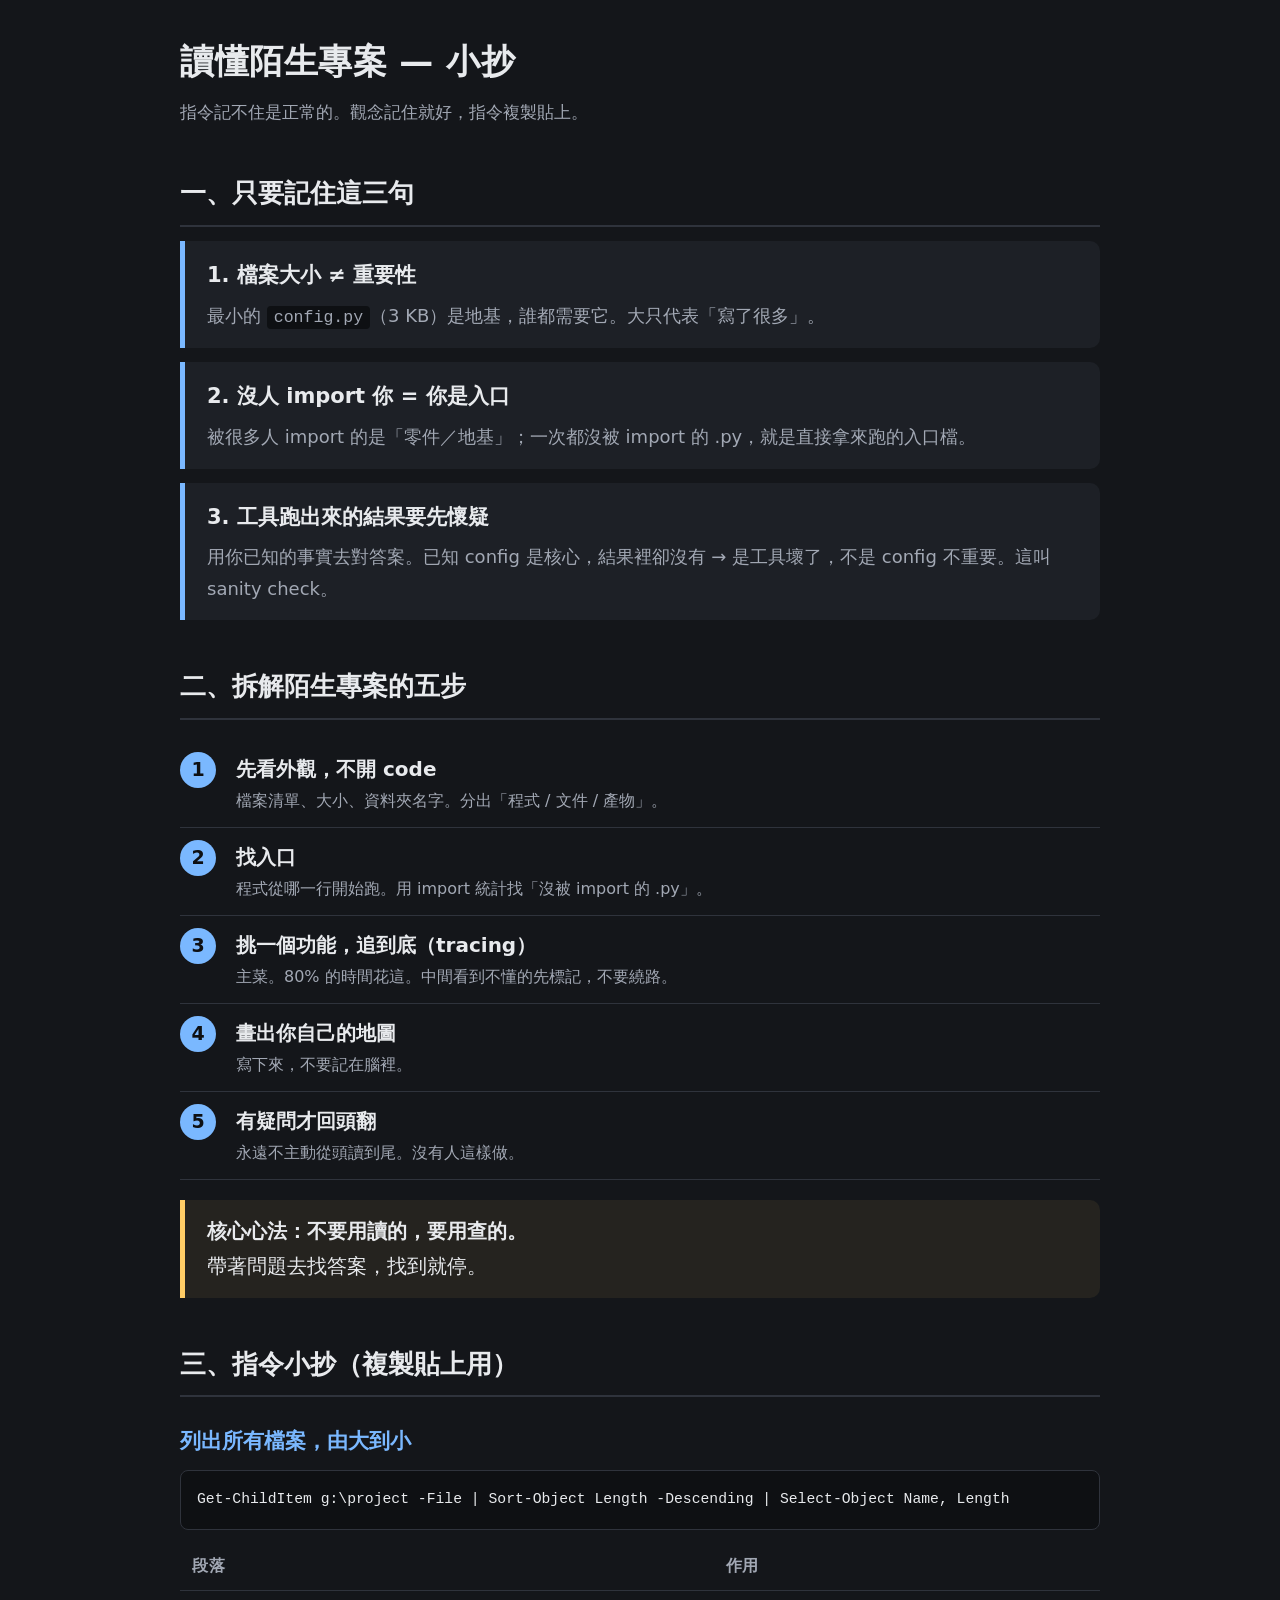
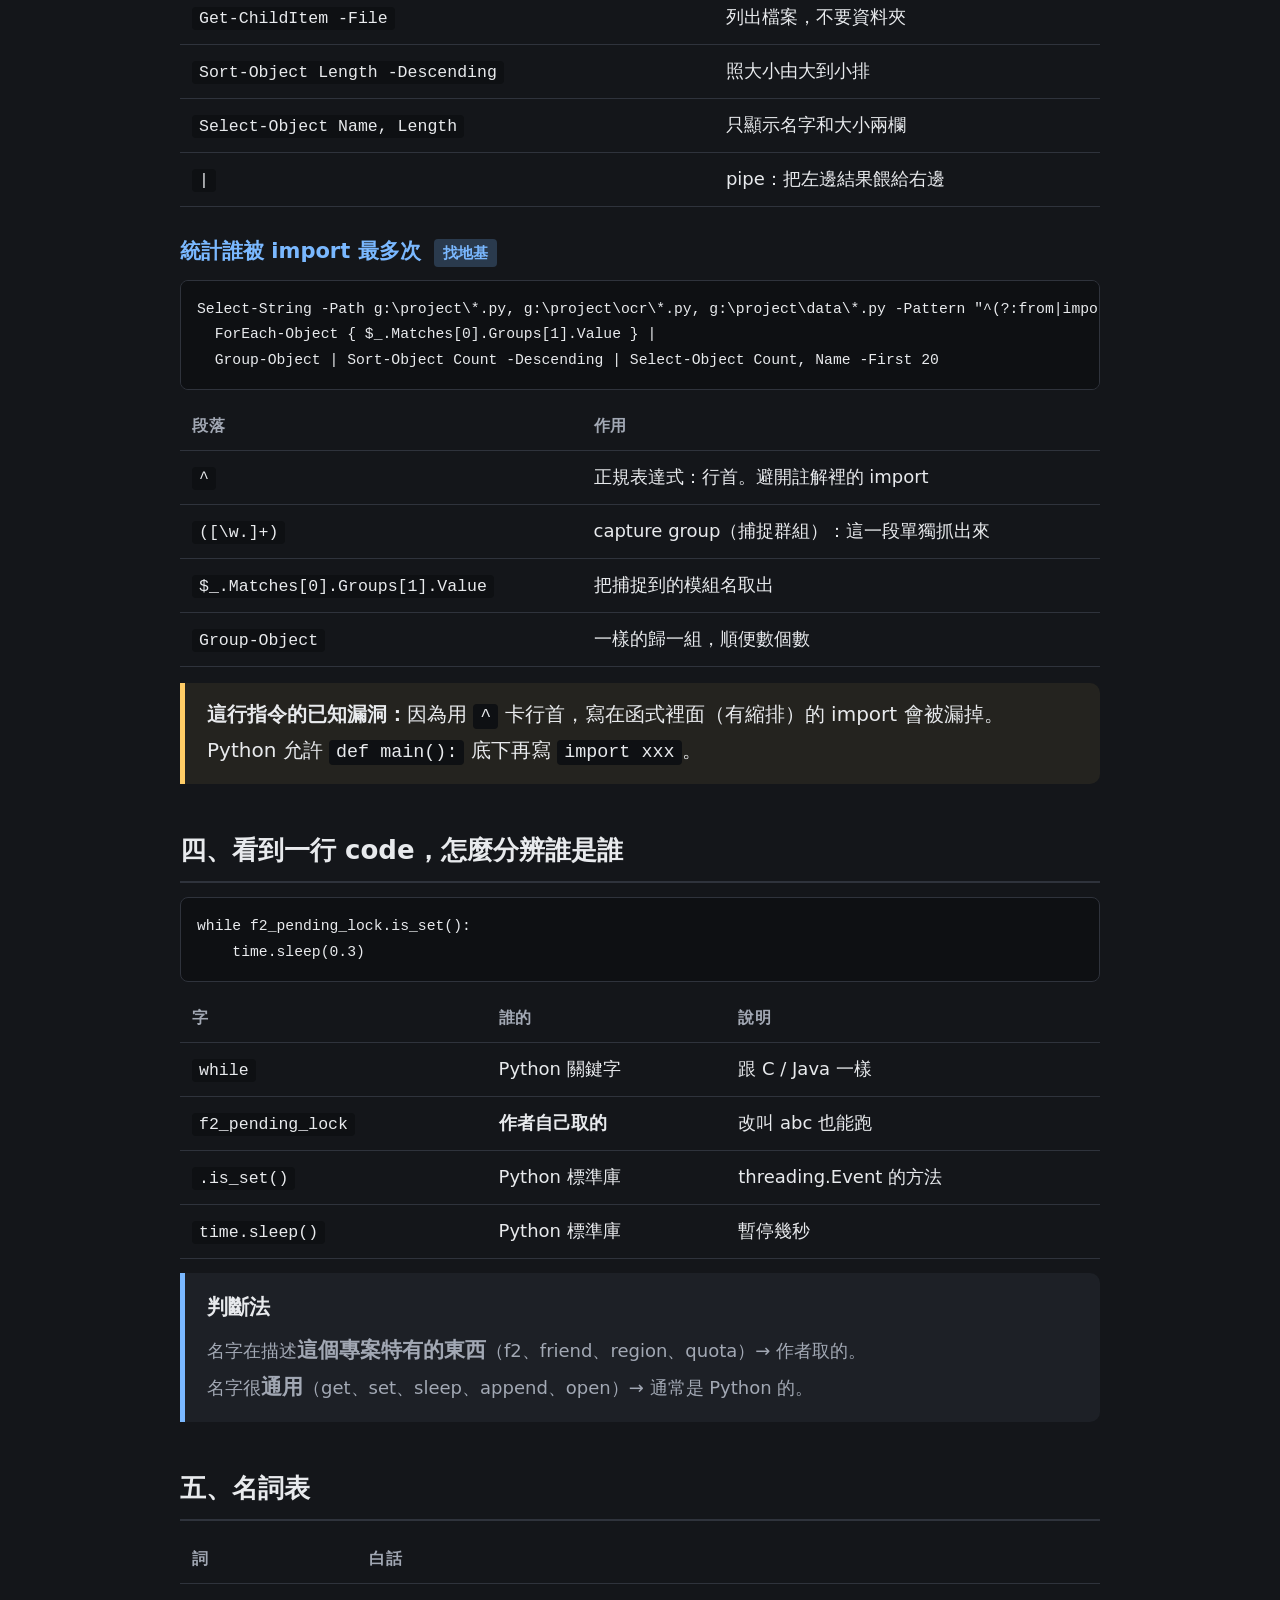
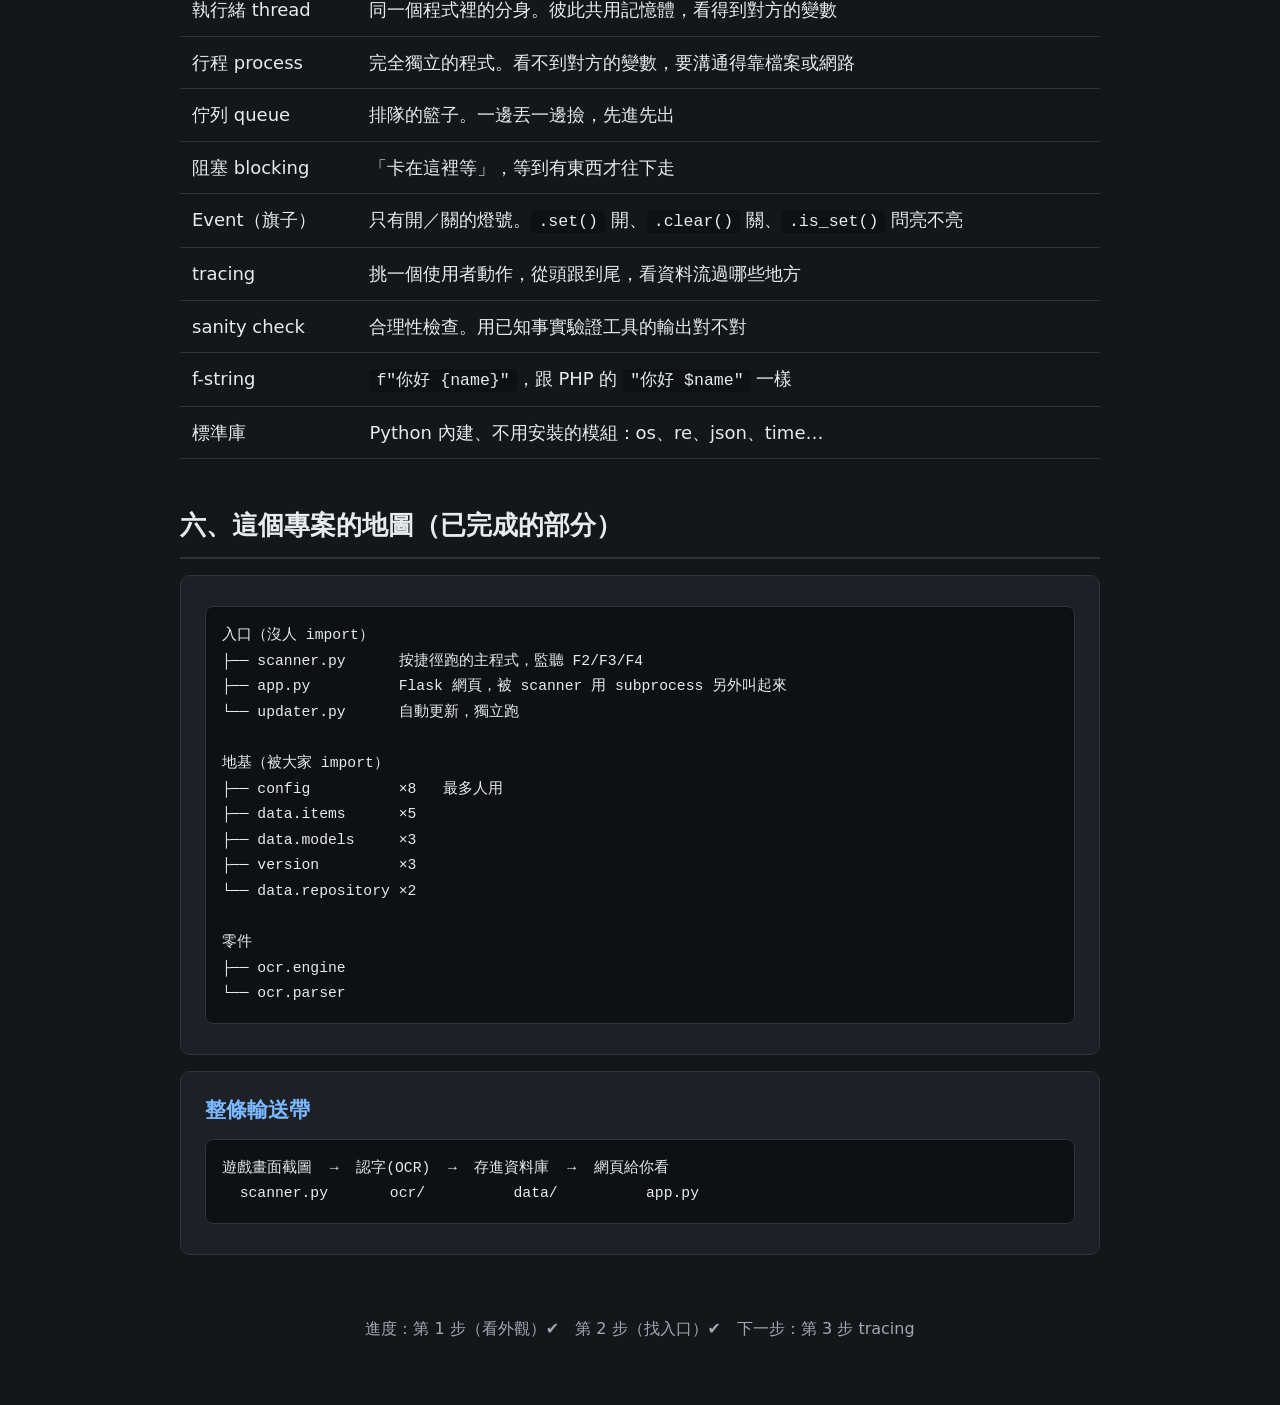
<file: docs/讀懂陌生專案_小抄.html>
<!DOCTYPE html>
<html lang="zh-Hant">
<head>
<meta charset="utf-8">
<meta name="viewport" content="width=device-width, initial-scale=1">
<title>讀懂陌生專案 — 小抄</title>
<style>
  :root {
    --bg: #14161a;
    --card: #1d2026;
    --line: #2f333c;
    --text: #e8eaed;
    --dim: #a2a8b4;
    --accent: #7ab8ff;
    --warn: #ffcc66;
    --code-bg: #0e1013;
  }
  * { box-sizing: border-box; }
  body {
    margin: 0;
    padding: 32px 20px 80px;
    background: var(--bg);
    color: var(--text);
    font-family: "Segoe UI", "Microsoft JhengHei", system-ui, sans-serif;
    font-size: 20px;
    line-height: 1.75;
  }
  .wrap { max-width: 920px; margin: 0 auto; }
  h1 {
    font-size: 34px;
    margin: 0 0 6px;
    letter-spacing: .5px;
  }
  .sub { color: var(--dim); font-size: 17px; margin-bottom: 36px; }
  h2 {
    font-size: 26px;
    margin: 44px 0 14px;
    padding-bottom: 8px;
    border-bottom: 2px solid var(--line);
  }
  h3 { font-size: 21px; margin: 26px 0 8px; color: var(--accent); }
  .card {
    background: var(--card);
    border: 1px solid var(--line);
    border-radius: 10px;
    padding: 20px 24px;
    margin: 16px 0;
  }
  .big-idea {
    border-left: 5px solid var(--accent);
    background: var(--card);
    border-radius: 0 10px 10px 0;
    padding: 16px 22px;
    margin: 14px 0;
  }
  .big-idea b { font-size: 21px; }
  .big-idea p { margin: 6px 0 0; color: var(--dim); font-size: 18px; }
  pre {
    background: var(--code-bg);
    border: 1px solid var(--line);
    border-radius: 8px;
    padding: 16px;
    overflow-x: auto;
    font-size: 16px;
    line-height: 1.6;
    font-family: Consolas, "Cascadia Mono", monospace;
    margin: 10px 0;
  }
  code {
    background: var(--code-bg);
    padding: 2px 7px;
    border-radius: 4px;
    font-size: .92em;
    font-family: Consolas, "Cascadia Mono", monospace;
  }
  pre code { background: none; padding: 0; }
  table { border-collapse: collapse; width: 100%; margin: 12px 0; font-size: 18px; }
  th, td { text-align: left; padding: 10px 12px; border-bottom: 1px solid var(--line); vertical-align: top; }
  th { color: var(--dim); font-weight: 600; font-size: 16px; text-transform: uppercase; letter-spacing: .5px; }
  .warn {
    border-left: 5px solid var(--warn);
    background: rgba(255, 204, 102, .07);
    border-radius: 0 10px 10px 0;
    padding: 14px 22px;
    margin: 16px 0;
  }
  .steps { list-style: none; padding: 0; counter-reset: s; }
  .steps li {
    counter-increment: s;
    position: relative;
    padding: 12px 0 12px 56px;
    border-bottom: 1px solid var(--line);
  }
  .steps li::before {
    content: counter(s);
    position: absolute; left: 0; top: 12px;
    width: 36px; height: 36px;
    background: var(--accent); color: #0e1013;
    border-radius: 50%;
    display: flex; align-items: center; justify-content: center;
    font-weight: 700; font-size: 19px;
  }
  .steps small { display: block; color: var(--dim); font-size: 16px; }
  .tag {
    display: inline-block; background: #2a3a4d; color: var(--accent);
    padding: 1px 9px; border-radius: 4px; font-size: 15px; margin-left: 6px;
  }
  footer { margin-top: 60px; color: var(--dim); font-size: 16px; text-align: center; }
</style>
</head>
<body>
<div class="wrap">

  <h1>讀懂陌生專案 — 小抄</h1>
  <div class="sub">指令記不住是正常的。觀念記住就好，指令複製貼上。</div>

  <h2>一、只要記住這三句</h2>

  <div class="big-idea">
    <b>1. 檔案大小 ≠ 重要性</b>
    <p>最小的 <code>config.py</code>（3 KB）是地基，誰都需要它。大只代表「寫了很多」。</p>
  </div>

  <div class="big-idea">
    <b>2. 沒人 import 你 = 你是入口</b>
    <p>被很多人 import 的是「零件／地基」；一次都沒被 import 的 .py，就是直接拿來跑的入口檔。</p>
  </div>

  <div class="big-idea">
    <b>3. 工具跑出來的結果要先懷疑</b>
    <p>用你已知的事實去對答案。已知 config 是核心，結果裡卻沒有 → 是工具壞了，不是 config 不重要。這叫 sanity check。</p>
  </div>

  <h2>二、拆解陌生專案的五步</h2>

  <ol class="steps">
    <li><b>先看外觀，不開 code</b><small>檔案清單、大小、資料夾名字。分出「程式 / 文件 / 產物」。</small></li>
    <li><b>找入口</b><small>程式從哪一行開始跑。用 import 統計找「沒被 import 的 .py」。</small></li>
    <li><b>挑一個功能，追到底（tracing）</b><small>主菜。80% 的時間花這。中間看到不懂的先標記，不要繞路。</small></li>
    <li><b>畫出你自己的地圖</b><small>寫下來，不要記在腦裡。</small></li>
    <li><b>有疑問才回頭翻</b><small>永遠不主動從頭讀到尾。沒有人這樣做。</small></li>
  </ol>

  <div class="warn">
    <b>核心心法：不要用讀的，要用查的。</b><br>
    帶著問題去找答案，找到就停。
  </div>

  <h2>三、指令小抄（複製貼上用）</h2>

  <h3>列出所有檔案，由大到小</h3>
  <pre><code>Get-ChildItem g:\project -File | Sort-Object Length -Descending | Select-Object Name, Length</code></pre>
  <table>
    <tr><th>段落</th><th>作用</th></tr>
    <tr><td><code>Get-ChildItem -File</code></td><td>列出檔案，不要資料夾</td></tr>
    <tr><td><code>Sort-Object Length -Descending</code></td><td>照大小由大到小排</td></tr>
    <tr><td><code>Select-Object Name, Length</code></td><td>只顯示名字和大小兩欄</td></tr>
    <tr><td><code>|</code></td><td>pipe：把左邊結果餵給右邊</td></tr>
  </table>

  <h3>統計誰被 import 最多次 <span class="tag">找地基</span></h3>
  <pre><code>Select-String -Path g:\project\*.py, g:\project\ocr\*.py, g:\project\data\*.py -Pattern "^(?:from|import)\s+([\w.]+)" |
  ForEach-Object { $_.Matches[0].Groups[1].Value } |
  Group-Object | Sort-Object Count -Descending | Select-Object Count, Name -First 20</code></pre>
  <table>
    <tr><th>段落</th><th>作用</th></tr>
    <tr><td><code>^</code></td><td>正規表達式：行首。避開註解裡的 import</td></tr>
    <tr><td><code>([\w.]+)</code></td><td>capture group（捕捉群組）：這一段單獨抓出來</td></tr>
    <tr><td><code>$_.Matches[0].Groups[1].Value</code></td><td>把捕捉到的模組名取出</td></tr>
    <tr><td><code>Group-Object</code></td><td>一樣的歸一組，順便數個數</td></tr>
  </table>

  <div class="warn">
    <b>這行指令的已知漏洞：</b>因為用 <code>^</code> 卡行首，寫在函式裡面（有縮排）的 import 會被漏掉。
    Python 允許 <code>def main():</code> 底下再寫 <code>import xxx</code>。
  </div>

  <h2>四、看到一行 code，怎麼分辨誰是誰</h2>

  <pre><code>while f2_pending_lock.is_set():
    time.sleep(0.3)</code></pre>

  <table>
    <tr><th>字</th><th>誰的</th><th>說明</th></tr>
    <tr><td><code>while</code></td><td>Python 關鍵字</td><td>跟 C / Java 一樣</td></tr>
    <tr><td><code>f2_pending_lock</code></td><td><b>作者自己取的</b></td><td>改叫 abc 也能跑</td></tr>
    <tr><td><code>.is_set()</code></td><td>Python 標準庫</td><td>threading.Event 的方法</td></tr>
    <tr><td><code>time.sleep()</code></td><td>Python 標準庫</td><td>暫停幾秒</td></tr>
  </table>

  <div class="big-idea">
    <b>判斷法</b>
    <p>名字在描述<b>這個專案特有的東西</b>（f2、friend、region、quota）→ 作者取的。<br>
    名字很<b>通用</b>（get、set、sleep、append、open）→ 通常是 Python 的。</p>
  </div>

  <h2>五、名詞表</h2>

  <table>
    <tr><th>詞</th><th>白話</th></tr>
    <tr><td>執行緒 thread</td><td>同一個程式裡的分身。彼此共用記憶體，看得到對方的變數</td></tr>
    <tr><td>行程 process</td><td>完全獨立的程式。看不到對方的變數，要溝通得靠檔案或網路</td></tr>
    <tr><td>佇列 queue</td><td>排隊的籃子。一邊丟一邊撿，先進先出</td></tr>
    <tr><td>阻塞 blocking</td><td>「卡在這裡等」，等到有東西才往下走</td></tr>
    <tr><td>Event（旗子）</td><td>只有開／關的燈號。<code>.set()</code> 開、<code>.clear()</code> 關、<code>.is_set()</code> 問亮不亮</td></tr>
    <tr><td>tracing</td><td>挑一個使用者動作，從頭跟到尾，看資料流過哪些地方</td></tr>
    <tr><td>sanity check</td><td>合理性檢查。用已知事實驗證工具的輸出對不對</td></tr>
    <tr><td>f-string</td><td><code>f"你好 {name}"</code>，跟 PHP 的 <code>"你好 $name"</code> 一樣</td></tr>
    <tr><td>標準庫</td><td>Python 內建、不用安裝的模組：os、re、json、time…</td></tr>
  </table>

  <h2>六、這個專案的地圖（已完成的部分）</h2>

  <div class="card">
<pre><code>入口（沒人 import）
├── scanner.py      按捷徑跑的主程式，監聽 F2/F3/F4
├── app.py          Flask 網頁，被 scanner 用 subprocess 另外叫起來
└── updater.py      自動更新，獨立跑

地基（被大家 import）
├── config          ×8   最多人用
├── data.items      ×5
├── data.models     ×3
├── version         ×3
└── data.repository ×2

零件
├── ocr.engine
└── ocr.parser</code></pre>
  </div>

  <div class="card">
    <h3 style="margin-top:0">整條輸送帶</h3>
<pre><code>遊戲畫面截圖  →  認字(OCR)  →  存進資料庫  →  網頁給你看
  scanner.py       ocr/          data/          app.py</code></pre>
  </div>

  <footer>
    進度：第 1 步（看外觀）✔　第 2 步（找入口）✔　下一步：第 3 步 tracing
  </footer>

</div>
</body>
</html>
</file>
